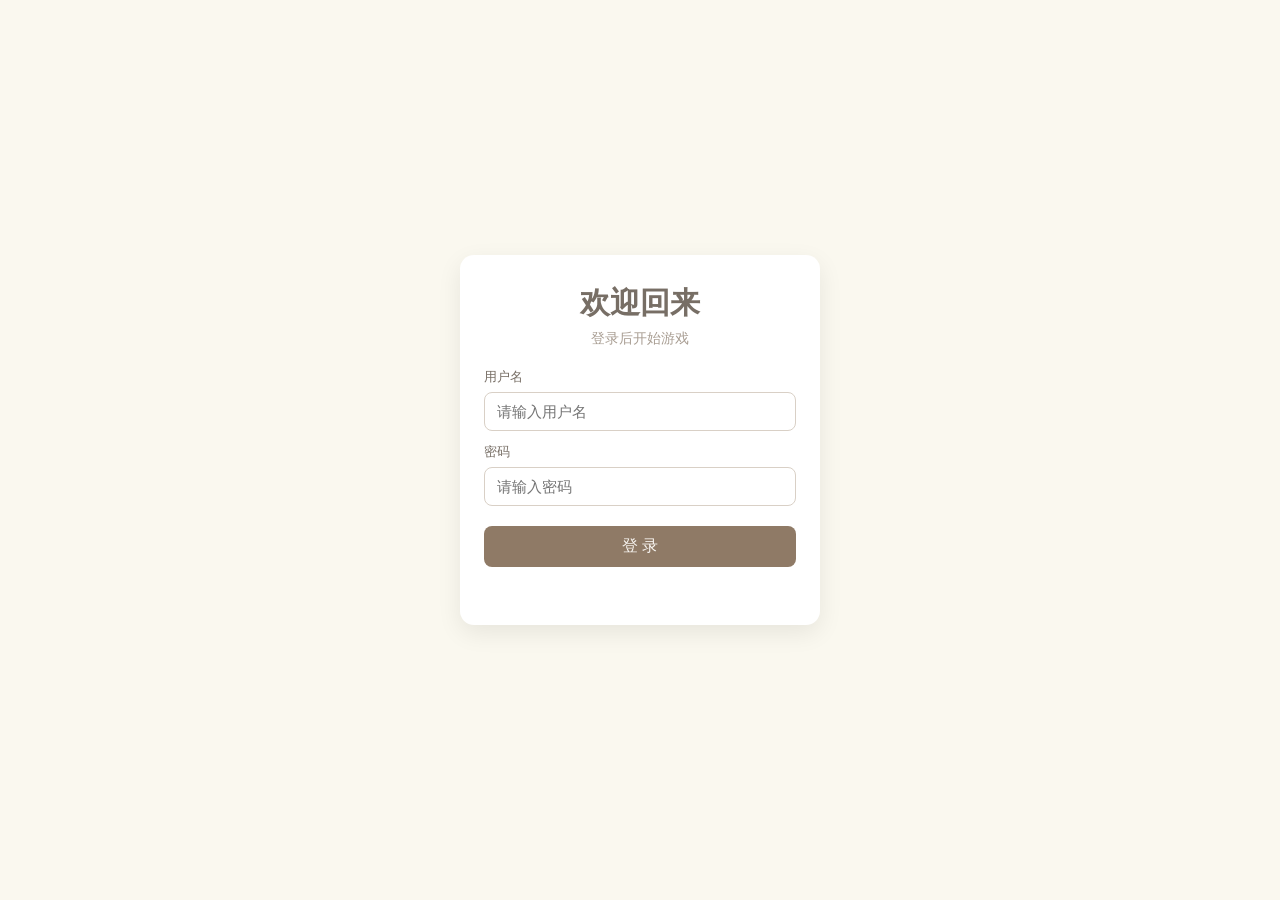
<file: index.html>
<!DOCTYPE html>
<html lang="zh-CN">
<head>
  <meta charset="UTF-8" />
  <meta name="viewport" content="width=device-width, initial-scale=1.0" />
  <title>登录 - 2048</title>
  <link rel="stylesheet" href="style.css" />
  <link rel="icon" href="favicon.svg" />
</head>
<body class="login-body">
  <div class="login-box">
    <h1 class="login-title">欢迎回来</h1>
    <p class="login-subtitle">登录后开始游戏</p>

    <label class="login-label" for="username">用户名</label>
    <input class="login-input" id="username" type="text" placeholder="请输入用户名" />

    <label class="login-label" for="password">密码</label>
    <input class="login-input" id="password" type="password" placeholder="请输入密码" />

    <button class="btn login-btn" id="loginBtn">登 录</button>
    <p class="login-msg" id="loginMsg"></p>
  </div>

  <script>
    const nameInput = document.getElementById('username');
    const pwdInput = document.getElementById('password');
    const loginBtn = document.getElementById('loginBtn');
    const msg = document.getElementById('loginMsg');

    // ① 打开页面时：如果之前记住过用户名，就自动填上
    nameInput.value = localStorage.getItem('login_name') || '';

    // ② 登录逻辑抽成一个函数（按钮和回车都能复用）
    function doLogin() {
      const name = nameInput.value.trim();
      const pwd = pwdInput.value;

      if (name === '' || pwd === '') {
        msg.textContent = '用户名和密码不能为空';
        return;
      }
      if (pwd.length < 6) {
        msg.textContent = '密码至少要 6 位';
        return;
      }

      localStorage.setItem('login_name', name); // 记住用户名
      window.location.href = 'game.html';       // 进入游戏
    }

    // ③ 点按钮登录
    loginBtn.addEventListener('click', doLogin);

    // ④ 在用户名或密码框里按回车，也能登录
    [nameInput, pwdInput].forEach((input) => {
      input.addEventListener('keydown', (e) => {
        if (e.key === 'Enter') doLogin();
      });
    });
  </script>
</body>
</html>
</file>
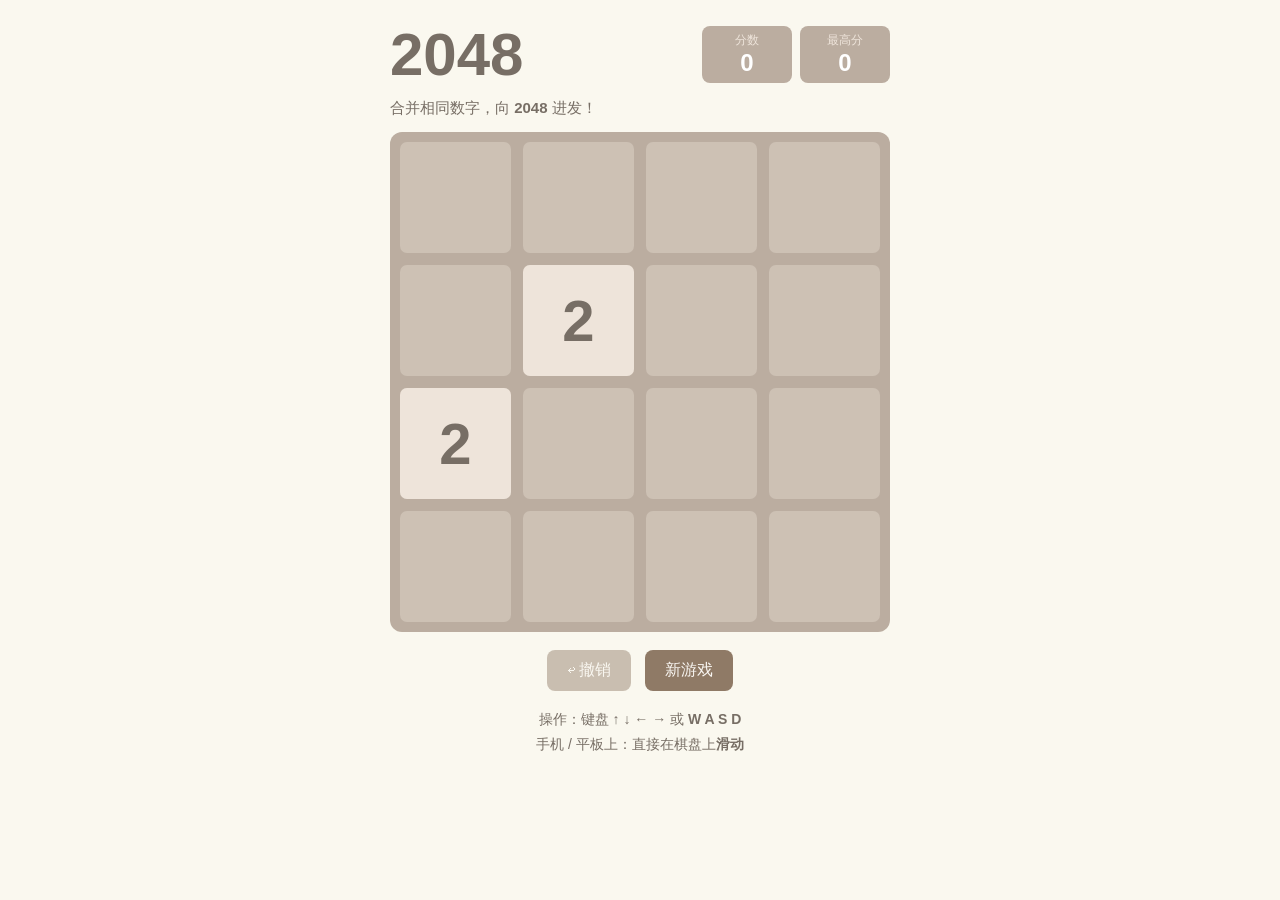
<file: game.html>
<!DOCTYPE html>
<html lang="zh-CN">
<head>
  <meta charset="UTF-8" />
  <meta name="viewport" content="width=device-width, initial-scale=1.0" />
  <title>2048</title>
  <link rel="stylesheet" href="style.css" />
  <link rel="icon" href="favicon.svg" />
</head>

<body>
  <div class="container">
    <header>
      <h1>2048</h1>
      <div class="scores">
        <div class="score-box">
          <div class="score-label">分数</div>
          <div class="score-value" id="score">0</div>
        </div>
        <div class="score-box">
          <div class="score-label">最高分</div>
          <div class="score-value" id="best">0</div>
        </div>
      </div>
    </header>

    <p class="subtitle">合并相同数字，向 <b>2048</b> 进发！</p>
        <div class="board" id="board">
      <!-- 16 个背景小格子以后由 script.js 自动生成 -->

      <div class="overlay" id="overlay">
        <div class="overlay-inner">
          <div class="overlay-title" id="overlayTitle"></div>
          <div class="overlay-text" id="overlayText"></div>
          <button class="btn" id="overlayBtn">再来一局</button>
        </div>
      </div>
    </div>

    <div class="controls">
      <button class="btn" id="undoBtn">↩ 撤销</button>
      <button class="btn" id="newGameBtn">新游戏</button>
    </div>

    <p class="howto">
      操作：键盘 <b>↑ ↓ ← →</b> 或 <b>W A S D</b><br />
      手机 / 平板上：直接在棋盘上<b>滑动</b>
    </p>

      </div>

  <script src="script.js"></script>
</body>
</html>
</file>
<file: style.css>
/* ===== 全局重置：去掉浏览器默认的边距 ===== */
* {
  margin: 0;
  padding: 0;
  box-sizing: border-box;
}

/* ===== 整个页面的背景和文字 ===== */
body {
  font-family: "Segoe UI", "PingFang SC", "Microsoft YaHei", sans-serif;
  background: #faf8ef;      /* 米白色背景 */
  color: #776e65;           /* 棕灰色文字 */
  display: flex;
  justify-content: center;  /* 内容水平居中 */
  padding: 20px 14px 40px;  /* 上 右 下 左 的内边距 */
  min-height: 100vh;        /* 至少占满一整个屏幕高度 */
}
/* ===== 最外层容器：决定网页多宽 ===== */
.container {
  width: min(500px, calc(100vw - 28px));
}
/* min(500px, ...) 意思：最多 500px；屏幕小就按屏幕宽度来（手机也能用） */

/* ===== 顶部一排：标题在左，分数在右 ===== */
header {
  display: flex;
  align-items: center;
  justify-content: space-between;
  margin-bottom: 10px;
}

h1 {
  font-size: 60px;
  color: #776e65;
}

.subtitle {
  margin-bottom: 14px;
  font-size: 15px;
}

/* ===== 两个分数框 ===== */
.scores {
  display: flex;
  gap: 8px;               /* 两个框之间的间距 */
}

.score-box {
  background: #bbada0;    /* 深一点的棕色 */
  color: #ffffff;
  min-width: 90px;
  padding: 6px 14px;
  text-align: center;
  border-radius: 8px;     /* 圆角 */
}

.score-label { font-size: 12px; color: #eee4da; }
.score-value { font-size: 24px; font-weight: 700; }

/* ===== 棋盘大盒子 ===== */
.board {
  position: relative;     /* 让里面的方块可以相对它来定位 */
  width: 100%;
  aspect-ratio: 1 / 1;    /* 宽高比 1:1 = 永远正方形 */
  background: #bbada0;
  border-radius: 12px;
  user-select: none;      /* 快速连点时不选中文字 */
  touch-action: none;     /* 手机上由我们处理滑动，不让页面跟着滚 */
}

/* 16 个背景小格子（位置由 script.js 计算后填进来） */
.cell {
  position: absolute;
  background: rgba(238, 228, 218, 0.35);
  border-radius: 6px;
}

/* 会动的数字方块（也是 script.js 生成） */
.tile {
  position: absolute;
  display: flex;
  align-items: center;      /* 数字上下居中 */
  justify-content: center;  /* 数字左右居中 */
  font-weight: 700;
  color: #f9f6f2;
  border-radius: 6px;
  transition: left 0.12s ease, top 0.12s ease; /* 移动时平滑过渡 */
}

/* 新方块出现：从 0 放大到 1 */
.tile.appear {
  animation: appear 0.18s ease;
}
@keyframes appear {
  from { transform: scale(0); opacity: 0; }
  to   { transform: scale(1); opacity: 1; }
}

/* 合并时抖一下 */
.tile.merged {
  animation: merged 0.18s ease;
}
@keyframes merged {
  0%   { transform: scale(1); }
  50%  { transform: scale(1.25); }
  100% { transform: scale(1); }
}

/* ===== 遮罩层：游戏结束/胜利时盖在棋盘上 ===== */
.overlay {
  position: absolute;
  inset: 0;               /* 上右下左都=0，即铺满整个棋盘 */
  display: none;          /* 默认隐藏 */
  align-items: center;
  justify-content: center;
  background: rgba(238, 228, 218, 0.75); /* 半透明米色 */
  border-radius: 12px;
  z-index: 10;            /* 盖在最上层 */
}

.overlay.show {
  display: flex;          /* JS 加上 show 这个 class 时，就显示出来 */
}

.overlay-inner { text-align: center; }
.overlay-title { font-size: 44px; font-weight: 700; margin-bottom: 8px; }
.overlay-text  { font-size: 16px; margin-bottom: 16px; }

/* ===== 按钮 ===== */
.btn {
  background: #8f7a66;
  color: #f9f6f2;
  border: none;
  border-radius: 8px;
  padding: 10px 20px;
  font-size: 16px;
  cursor: pointer;        /* 鼠标放上去变成小手 */
}

.btn:hover { background: #9f8b77; }  /* 悬停时变亮一点 */

.controls {
  text-align: center;
  margin-top: 18px;
}

/* ===== 底部操作提示 ===== */
.howto {
  margin-top: 16px;
  text-align: center;
  font-size: 14px;
  line-height: 1.8;
}

/* ===== 登录页 ===== */
.login-body {
  align-items: center;          /* 让登录卡片在屏幕中间（垂直方向） */
}

.login-box {
  width: min(360px, calc(100vw - 40px));
  background: #ffffff;
  padding: 28px 24px;
  border-radius: 14px;
  box-shadow: 0 8px 24px rgba(0, 0, 0, 0.08);  /* 卡片阴影，更有立体感 */
  text-align: center;
}

.login-title { font-size: 30px; margin-bottom: 6px; }
.login-subtitle { font-size: 14px; color: #a89d92; margin-bottom: 20px; }

.login-label {
  display: block;
  text-align: left;
  font-size: 13px;
  margin: 12px 0 6px;
}

.login-input {
  width: 100%;
  padding: 10px 12px;
  font-size: 15px;
  border: 1px solid #d9d0c6;
  border-radius: 8px;
  outline: none;
}

.login-input:focus { border-color: #8f7a66; }  /* 输入时边框变深 */

.login-btn { width: 100%; margin-top: 20px; }

.login-msg {
  margin-top: 12px;
  font-size: 13px;
  color: #d9534f;      /* 提示文字用红色 */
  min-height: 18px;    /* 先占好位置，避免提示出现时页面跳动 */
}

/* ===== 撤销按钮 ===== */
.controls .btn + .btn { margin-left: 10px; }   /* 两个按钮之间留点缝 */

.btn:disabled {
  opacity: 0.45;          /* 变灰 */
  cursor: not-allowed;    /* 鼠标变成禁止符号 */
}
</file>
